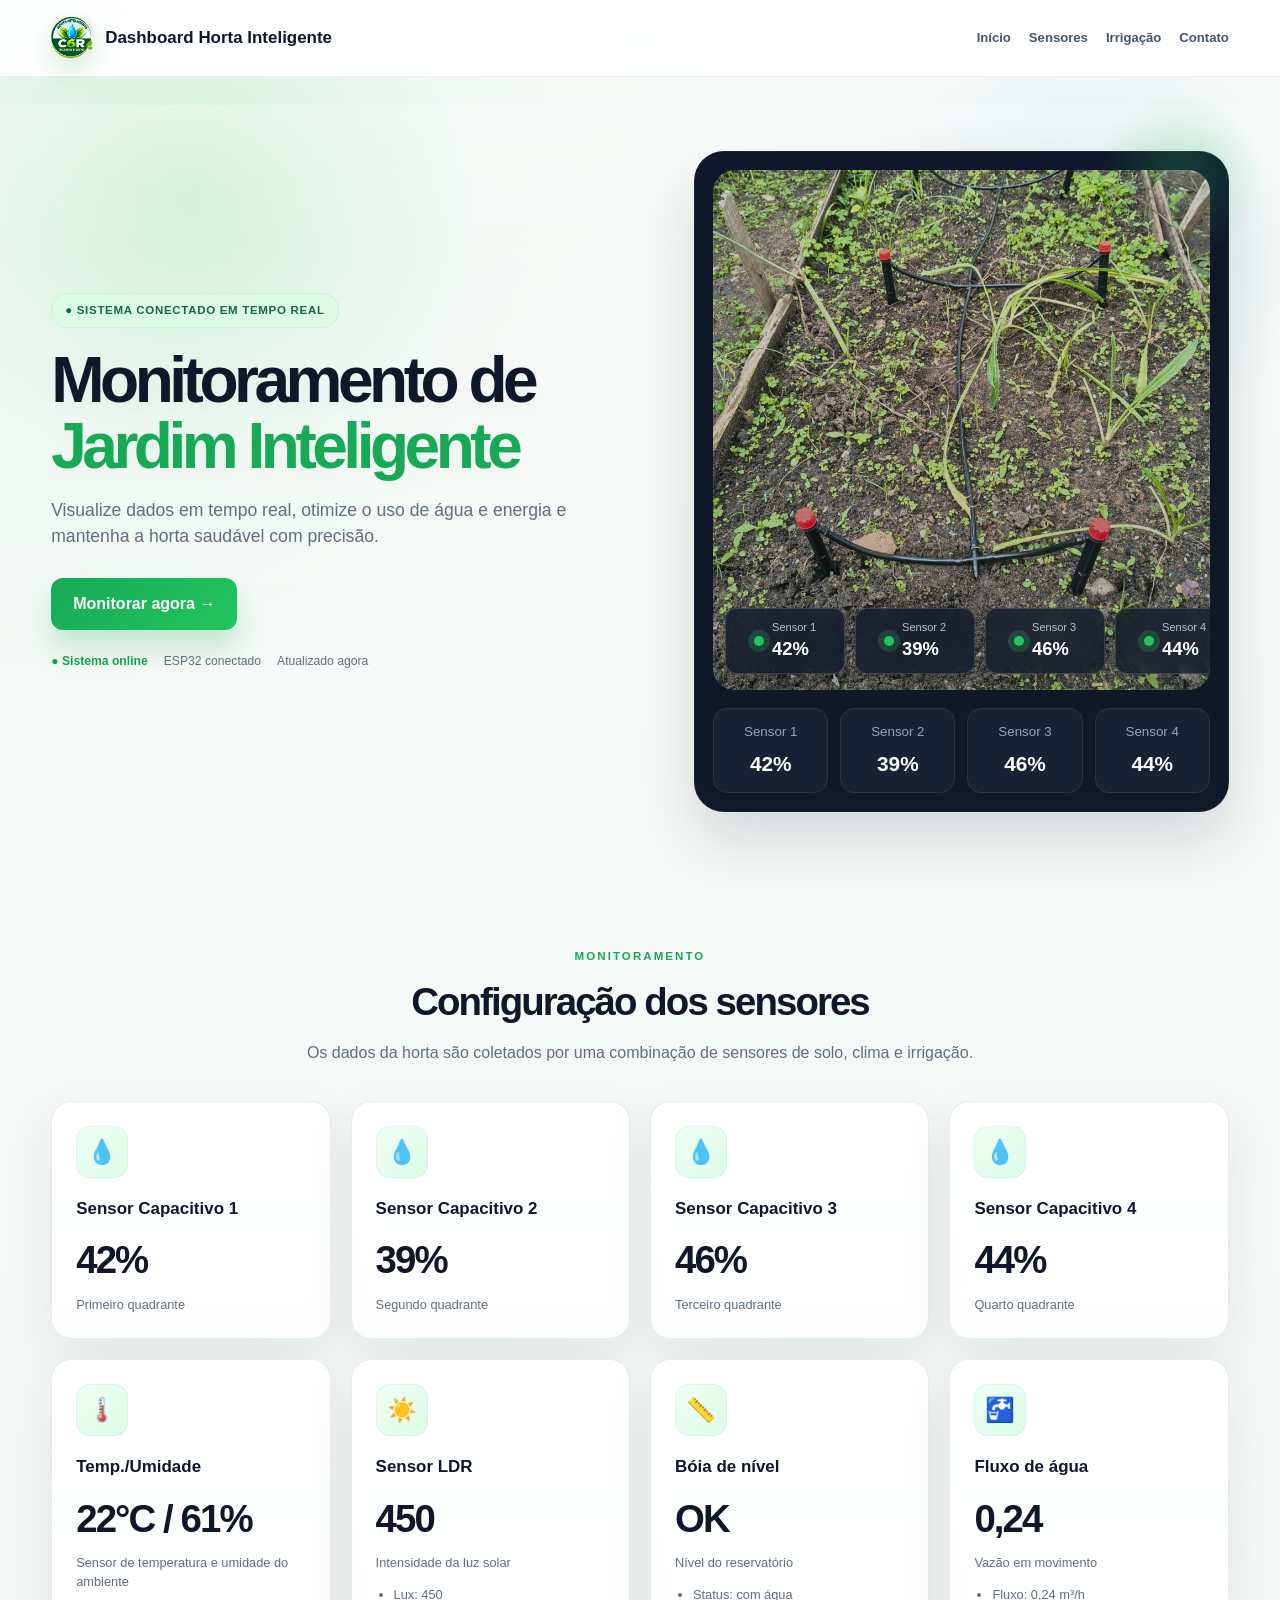
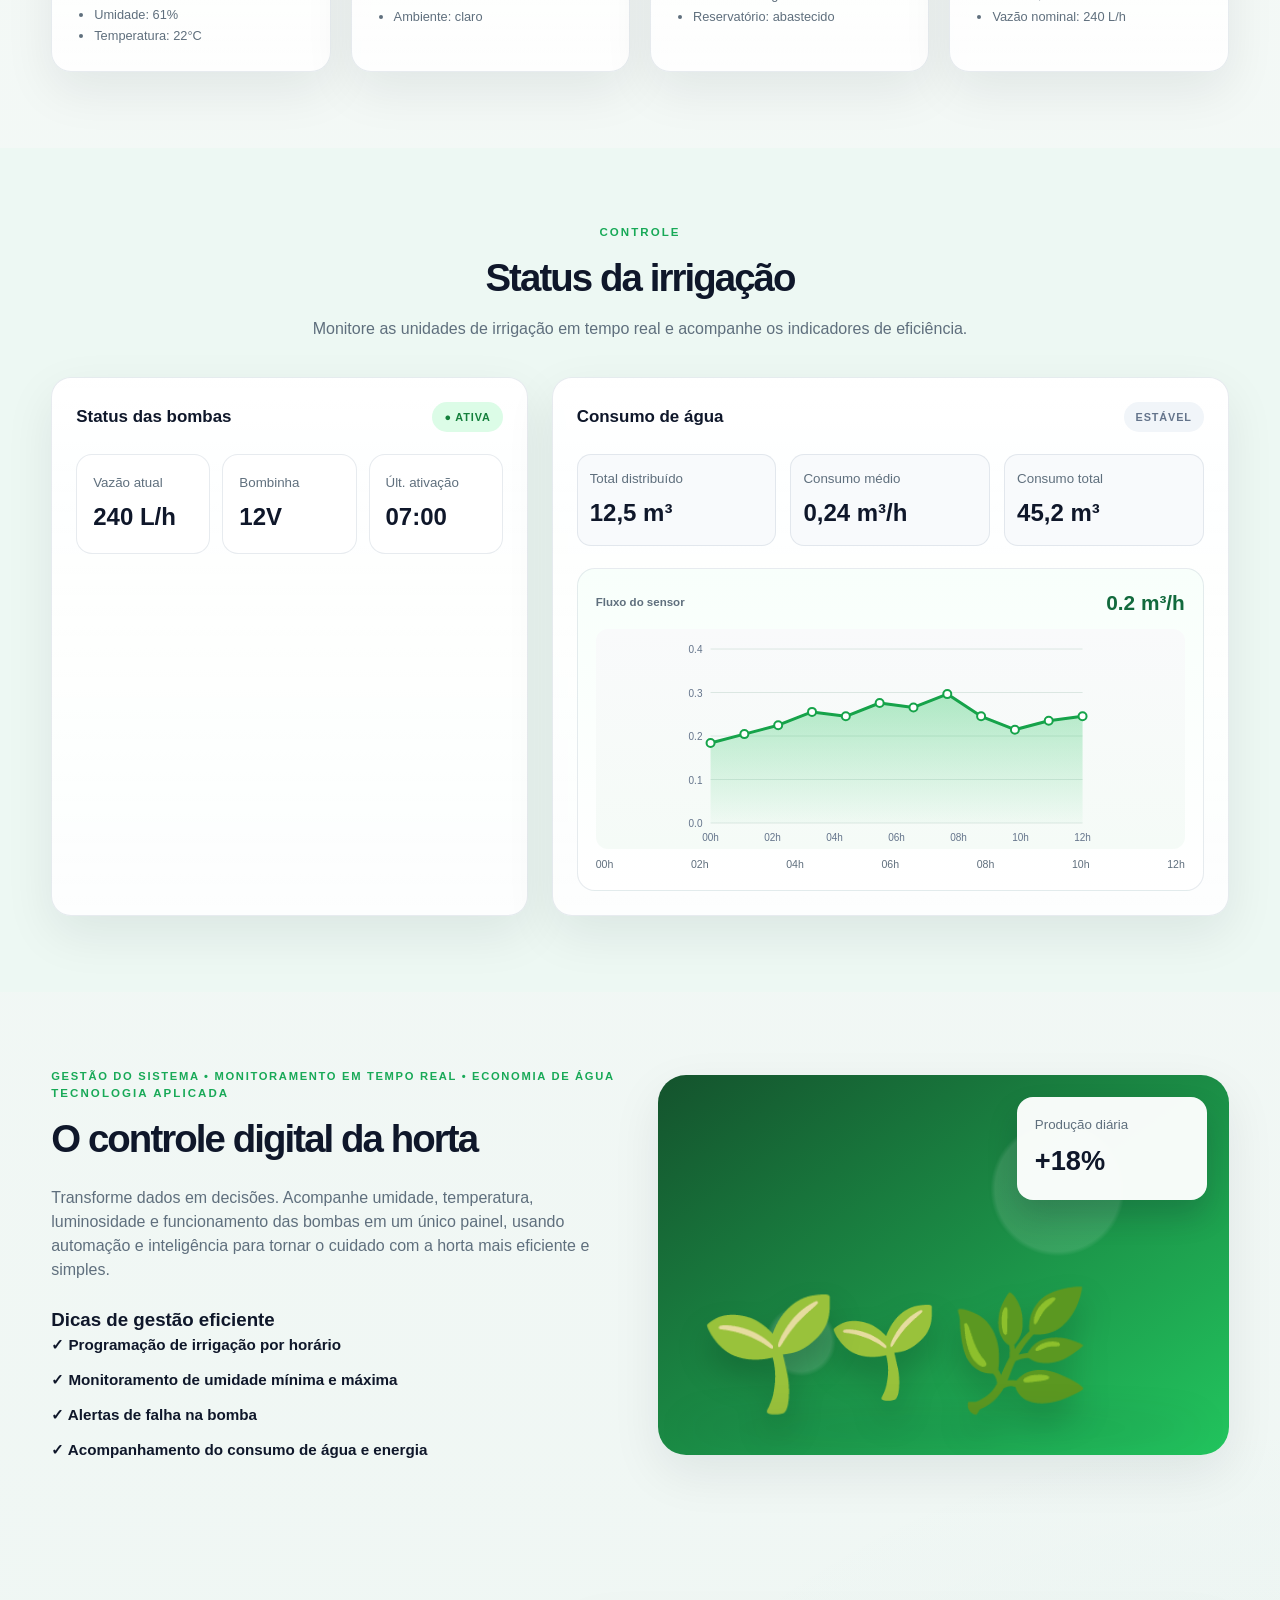
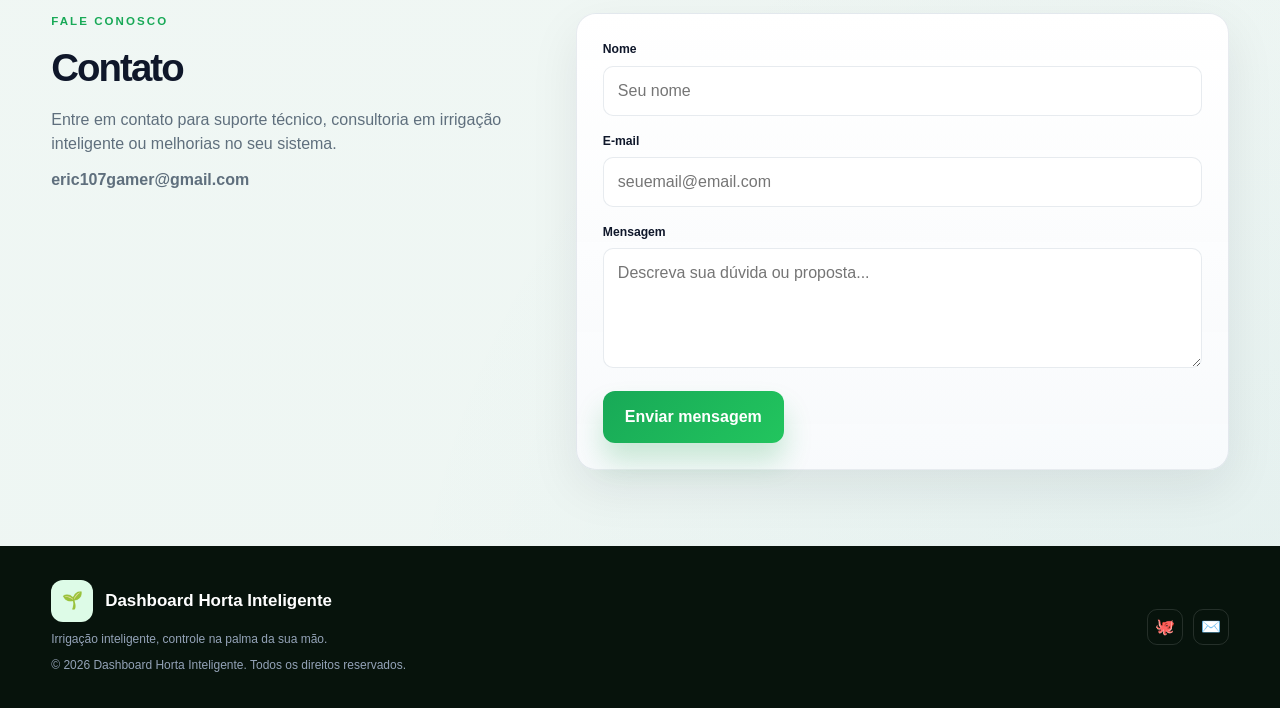
<file: horta.html>
<!DOCTYPE html>
<html lang="pt-BR">
  <head>
    <meta charset="UTF-8" />
    <meta name="viewport" content="width=device-width, initial-scale=1.0" />
    <title>Dashboard Horta Inteligente</title>
    <style>
      :root {
        --green: #18a957;
        --green-dark: #126a3d;
        --green-soft: #ddfbe7;
        --green-glow: rgba(24, 169, 87, 0.2);
        --bg: #f5faf7;
        --bg-strong: #edf8f3;
        --card: rgba(255, 255, 255, 0.88);
        --text: #0f172a;
        --muted: #5f6f7d;
        --border: rgba(148, 163, 184, 0.22);
        --shadow: 0 18px 50px rgba(15, 23, 42, 0.08);
        --shadow-strong: 0 28px 60px rgba(15, 23, 42, 0.14);
      }

      * {
        box-sizing: border-box;
        margin: 0;
        padding: 0;
      }

      html {
        scroll-behavior: smooth;
      }

      body {
        font-family: Inter, "Segoe UI", Arial, sans-serif;
        background:
          radial-gradient(circle at top left, rgba(34, 197, 94, 0.06), transparent 18%),
          radial-gradient(circle at bottom right, rgba(14, 116, 144, 0.05), transparent 22%),
          linear-gradient(180deg, #f7faf8 0%, #eef6f3 100%);
        color: var(--text);
        line-height: 1.5;
      }

      a {
        text-decoration: none;
        color: inherit;
      }

      img {
        display: block;
        max-width: 100%;
      }

      button,
      input,
      textarea {
        font: inherit;
      }

      .container {
        width: min(1180px, 92%);
        margin: 0 auto;
      }

      header {
        position: sticky;
        top: 0;
        z-index: 30;
        backdrop-filter: blur(18px);
        background: rgba(255, 255, 255, 0.9);
        border-bottom: 1px solid rgba(148, 163, 184, 0.18);
      }

      .nav {
        height: 76px;
        display: flex;
        align-items: center;
        justify-content: space-between;
        gap: 24px;
      }

      .logo {
        display: inline-flex;
        align-items: center;
        gap: 12px;
        font-weight: 800;
        font-size: 1.06rem;
        white-space: nowrap;
      }

      .logo-img {
        width: 42px;
        height: 42px;
        border-radius: 12px;
        object-fit: cover;
        box-shadow: 0 10px 25px rgba(22, 163, 74, 0.18);
      }

      .logo-icon {
        width: 42px;
        height: 42px;
        display: grid;
        place-items: center;
        border-radius: 12px;
        background: var(--green-soft);
      }

      nav {
        display: flex;
        align-items: center;
        gap: 18px;
      }

      nav a {
        color: #475569;
        font-size: 0.82rem;
        font-weight: 700;
        transition: color 0.2s ease;
      }

      nav a:hover {
        color: var(--green);
      }

      .menu {
        display: none;
        border: 1px solid var(--border);
        background: #fff;
        border-radius: 10px;
        width: 42px;
        height: 42px;
        font-size: 1.25rem;
        cursor: pointer;
      }

      .hero {
        position: relative;
        padding: 74px 0 60px;
        background:
          radial-gradient(circle at 15% 15%, rgba(34, 197, 94, 0.14), transparent 22%),
          radial-gradient(circle at 85% 20%, rgba(2, 132, 199, 0.1), transparent 18%);
      }

      .hero::before {
        content: "";
        position: absolute;
        inset: 28px 0 auto 0;
        height: 160px;
        background: linear-gradient(180deg, rgba(255, 255, 255, 0.22), transparent);
        pointer-events: none;
      }

      .hero-grid {
        position: relative;
        display: grid;
        grid-template-columns: 1.05fr 0.95fr;
        align-items: center;
        gap: 52px;
      }

      .pill {
        display: inline-flex;
        align-items: center;
        gap: 8px;
        padding: 9px 14px;
        border-radius: 999px;
        background: rgba(221, 251, 231, 0.9);
        color: var(--green-dark);
        font-size: 0.72rem;
        font-weight: 800;
        letter-spacing: 0.06em;
        text-transform: uppercase;
        margin-bottom: 20px;
        box-shadow: inset 0 0 0 1px rgba(22, 163, 74, 0.1);
      }

      h1 {
        font-size: clamp(2.7rem, 5vw, 4.5rem);
        line-height: 1.02;
        letter-spacing: -0.07em;
        margin-bottom: 18px;
        text-shadow: 0 8px 18px rgba(15, 23, 42, 0.03);
      }

      .hero h1 span {
        color: var(--green);
      }

      .hero p {
        max-width: 620px;
        font-size: 1.1rem;
        color: var(--muted);
        margin-bottom: 28px;
      }

      .btn {
        display: inline-block;
        border: none;
        border-radius: 12px;
        padding: 14px 22px;
        background: linear-gradient(135deg, var(--green) 0%, #22c55e 100%);
        color: #fff;
        font-weight: 800;
        cursor: pointer;
        box-shadow: 0 18px 28px rgba(22, 163, 74, 0.22);
        transition: transform 0.22s ease, box-shadow 0.22s ease, filter 0.22s ease;
      }

      .btn:hover {
        transform: translateY(-2px) scale(1.01);
        box-shadow: 0 22px 35px rgba(22, 163, 74, 0.3);
        filter: brightness(1.02);
      }

      .online {
        display: flex;
        flex-wrap: wrap;
        gap: 16px;
        margin-top: 22px;
        font-size: 0.76rem;
        color: var(--muted);
      }

      .online strong {
        color: #16a34a;
      }

      .hero-visual {
        position: relative;
        background: linear-gradient(180deg, #0f172a 0%, #111827 100%);
        border-radius: 30px;
        padding: 18px;
        box-shadow: var(--shadow-strong);
        border: 1px solid rgba(255, 255, 255, 0.05);
        animation: floatCard 6s ease-in-out infinite;
      }

      .hero-visual::before {
        content: "";
        position: absolute;
        inset: -10% -8% auto auto;
        width: 180px;
        height: 180px;
        border-radius: 50%;
        background: radial-gradient(circle, rgba(34, 197, 94, 0.24), transparent 65%);
        pointer-events: none;
      }

      .photo-scene {
        position: relative;
        min-height: 520px;
        border-radius: 22px;
        overflow: hidden;
        background:
          linear-gradient(rgba(7, 30, 19, 0.18), rgba(7, 30, 19, 0.28)),
          url("imagens/foto perto.jpeg") center/cover no-repeat;
        box-shadow: inset 0 0 0 1px rgba(255, 255, 255, 0.04);
      }

      .sensor-overlay {
        position: absolute;
        left: 0;
        right: 0;
        bottom: 16px;
        display: grid;
        grid-template-columns: repeat(4, minmax(120px, 1fr));
        gap: 10px;
        padding: 0 12px;
      }

      .sensor-tag {
        display: flex;
        align-items: center;
        justify-content: center;
        gap: 8px;
        min-height: 60px;
        padding: 10px 8px;
        border-radius: 12px;
        background: rgba(15, 23, 42, 0.78);
        border: 1px solid rgba(255, 255, 255, 0.14);
        backdrop-filter: blur(10px);
        color: #e2e8f0;
        box-shadow: 0 12px 22px rgba(0, 0, 0, 0.18);
        transition: transform 0.25s ease, border-color 0.25s ease;
      }

      .sensor-tag:hover {
        transform: translateY(-2px);
        border-color: rgba(34, 197, 94, 0.6);
      }

      .sensor-tag strong {
        display: block;
        color: #fff;
        font-size: 1.15rem;
      }

      .sensor-tag small {
        display: block;
        opacity: 0.8;
        font-size: 0.69rem;
      }

      .sensor-dot {
        width: 10px;
        height: 10px;
        border-radius: 50%;
        background: #22c55e;
        box-shadow: 0 0 0 6px rgba(34, 197, 94, 0.22);
      }

      .sensor-summary {
        display: grid;
        grid-template-columns: repeat(4, 1fr);
        gap: 12px;
        margin-top: 18px;
      }

      .summary-box {
        background: #172235;
        border: 1px solid #26344a;
        border-radius: 14px;
        padding: 13px 10px;
        text-align: center;
      }

      .summary-box small {
        display: block;
        color: #94a3b8;
        margin-bottom: 6px;
      }

      .summary-box b {
        color: #fff;
        font-size: 1.3rem;
      }

      section {
        padding: 76px 0;
      }

      .section-head {
        text-align: center;
        margin-bottom: 36px;
      }

      .eyebrow {
        color: var(--green);
        font-size: 0.72rem;
        font-weight: 900;
        letter-spacing: 0.18em;
        text-transform: uppercase;
      }

      h2 {
        margin-top: 8px;
        margin-bottom: 10px;
        font-size: clamp(2rem, 3vw, 2.6rem);
        letter-spacing: -0.05em;
      }

      .section-head p {
        color: var(--muted);
      }

      .sensor-grid {
        display: grid;
        gap: 20px;
        grid-template-columns: repeat(4, minmax(0, 1fr));
      }

      .card {
        background: linear-gradient(180deg, rgba(255, 255, 255, 0.96), rgba(255, 255, 255, 0.86));
        border: 1px solid var(--border);
        border-radius: 20px;
        padding: 24px;
        box-shadow: var(--shadow);
        transition: transform 0.25s ease, box-shadow 0.25s ease, border-color 0.25s ease;
      }

      .card:hover {
        transform: translateY(-5px);
        box-shadow: 0 26px 50px rgba(15, 23, 42, 0.1);
        border-color: rgba(22, 163, 74, 0.25);
      }

      .icon {
        width: 52px;
        height: 52px;
        display: grid;
        place-items: center;
        border-radius: 14px;
        background: linear-gradient(135deg, #effef4 0%, #dcfce7 100%);
        font-size: 1.5rem;
        margin-bottom: 18px;
        box-shadow: inset 0 0 0 1px rgba(22, 163, 74, 0.08);
      }

      .card h3 {
        font-size: 1.06rem;
      }

      .value {
        margin: 10px 0 6px;
        font-size: clamp(1.9rem, 3vw, 2.5rem);
        font-weight: 900;
        letter-spacing: -0.05em;
      }

      .card p,
      .card li {
        color: var(--muted);
        font-size: 0.8rem;
      }

      .card ul {
        margin-top: 12px;
        padding-left: 18px;
        line-height: 1.7;
      }

      .irrigation {
        background: var(--bg-strong);
      }

      .irrigation-grid {
        display: grid;
        grid-template-columns: 0.95fr 1.35fr;
        gap: 24px;
      }

      .panel-top {
        display: flex;
        justify-content: space-between;
        align-items: center;
        margin-bottom: 22px;
      }

      .status {
        display: inline-flex;
        align-items: center;
        gap: 8px;
        padding: 7px 12px;
        border-radius: 999px;
        font-size: 0.68rem;
        font-weight: 800;
        letter-spacing: 0.08em;
        text-transform: uppercase;
      }

      .on {
        background: #dcfce7;
        color: #15803d;
      }

      .off {
        background: #f1f5f9;
        color: #64748b;
      }

      .metrics {
        display: grid;
        grid-template-columns: repeat(3, minmax(0, 1fr));
        gap: 12px;
        margin-top: 18px;
      }

      .metric {
        background: #fff;
        border: 1px solid var(--border);
        border-radius: 16px;
        padding: 18px 16px;
      }

      .metric small {
        display: block;
        color: var(--muted);
        margin-bottom: 6px;
      }

      .metric strong {
        font-size: 1.5rem;
      }

      .water {
        display: grid;
        grid-template-columns: repeat(3, minmax(0, 1fr));
        gap: 14px;
        margin-top: 18px;
      }

      .water > div {
        background: #f8fafc;
        border: 1px solid var(--border);
        border-radius: 14px;
        padding: 14px 12px;
      }

      .water small {
        display: block;
        color: var(--muted);
        margin-bottom: 6px;
      }

      .water strong {
        display: block;
        font-size: 1.5rem;
      }

      .flow-chart {
        margin-top: 22px;
        padding: 18px;
        border: 1px solid var(--border);
        border-radius: 18px;
        background: linear-gradient(180deg, #f8fffb 0%, #ffffff 100%);
      }

      .chart-header {
        display: flex;
        justify-content: space-between;
        align-items: center;
        gap: 12px;
        margin-bottom: 10px;
        color: var(--muted);
        font-size: 0.72rem;
        font-weight: 700;
      }

      .chart-header strong {
        color: var(--green-dark);
        font-size: 1.3rem;
      }

      #waterFlowChart {
        display: block;
        width: 100%;
        height: 220px;
        border-radius: 12px;
        background: linear-gradient(180deg, #f9fafb 0%, #f5fbf7 100%);
      }

      .chart-legend {
        display: flex;
        justify-content: space-between;
        margin-top: 8px;
        color: var(--muted);
        font-size: 0.66rem;
      }

      .management {
        display: grid;
        grid-template-columns: 1fr 1fr;
        gap: 36px;
        align-items: center;
      }

      .stripe {
        color: var(--green);
        font-size: 0.7rem;
        font-weight: 900;
        letter-spacing: 0.15em;
        text-transform: uppercase;
      }

      .management p {
        margin: 18px 0 24px;
        color: var(--muted);
      }

      .tips {
        display: grid;
        gap: 12px;
      }

      .tip {
        display: flex;
        align-items: center;
        gap: 10px;
        font-size: 0.95rem;
        font-weight: 700;
      }

      .garden {
        position: relative;
        min-height: 380px;
        border-radius: 28px;
        overflow: hidden;
        background: linear-gradient(145deg, #14532d 0%, #22c55e 100%);
        box-shadow: var(--shadow);
        animation: floatCard 7s ease-in-out infinite;
      }

      .garden::before {
        content: "";
        position: absolute;
        inset: 0;
        background:
          radial-gradient(circle at 25% 70%, rgba(255, 255, 255, 0.14) 0 6%, transparent 7%),
          radial-gradient(circle at 70% 30%, rgba(255, 255, 255, 0.12) 0 13%, transparent 14%);
      }

      .garden::after {
        content: "";
        position: absolute;
        inset: auto 22px 18px 22px;
        height: 18px;
        border-radius: 50%;
        background: rgba(15, 23, 42, 0.12);
        filter: blur(18px);
      }

      .plant {
        position: absolute;
        bottom: 18px;
        left: 42px;
        font-size: 7rem;
        filter: drop-shadow(0 18px 16px rgba(0, 0, 0, 0.18));
        animation: sway 5s ease-in-out infinite;
      }

      .plant:nth-child(2) {
        left: 170px;
        bottom: 36px;
        font-size: 5.6rem;
        animation-delay: 0.6s;
      }

      .plant:nth-child(3) {
        left: 290px;
        font-size: 7.2rem;
        animation-delay: 1.1s;
      }

      .floating {
        position: absolute;
        top: 22px;
        right: 22px;
        width: 190px;
        padding: 18px;
        border-radius: 16px;
        background: rgba(255, 255, 255, 0.96);
        box-shadow: 0 16px 30px rgba(15, 23, 42, 0.2);
        animation: pulseGlow 3.2s ease-in-out infinite;
      }

      .floating small {
        display: block;
        color: var(--muted);
        margin-bottom: 6px;
      }

      .floating b {
        font-size: 1.7rem;
      }

      .contact {
        display: grid;
        grid-template-columns: 0.85fr 1.15fr;
        gap: 42px;
        align-items: start;
      }

      .contact p {
        margin-top: 12px;
        color: var(--muted);
      }

      form {
        background: linear-gradient(180deg, rgba(255, 255, 255, 0.98), rgba(248, 250, 252, 0.96));
        border: 1px solid var(--border);
        border-radius: 20px;
        padding: 26px;
        box-shadow: var(--shadow);
        transition: transform 0.25s ease, box-shadow 0.25s ease;
      }

      form:hover {
        transform: translateY(-2px);
        box-shadow: 0 26px 50px rgba(15, 23, 42, 0.08);
      }

      label {
        display: block;
        font-size: 0.76rem;
        font-weight: 800;
        margin-bottom: 7px;
      }

      input,
      textarea {
        width: 100%;
        padding: 12px 14px;
        margin-bottom: 16px;
        border: 1px solid var(--border);
        border-radius: 10px;
        outline: none;
        background: #fff;
      }

      input:focus,
      textarea:focus {
        border-color: var(--green);
      }

      textarea {
        min-height: 120px;
        resize: vertical;
      }

      footer {
        background: #07130c;
        color: #d7e7df;
        padding: 34px 0;
      }

      .footer-grid {
        display: flex;
        justify-content: space-between;
        align-items: center;
        gap: 28px;
      }

      footer .logo {
        color: #fff;
      }

      footer p {
        margin-top: 8px;
        color: #94a3b8;
        font-size: 0.75rem;
      }

      .social {
        display: flex;
        gap: 10px;
      }

      .social a {
        width: 36px;
        height: 36px;
        display: grid;
        place-items: center;
        border: 1px solid rgba(255, 255, 255, 0.12);
        border-radius: 10px;
        transition: transform 0.2s ease, border-color 0.2s ease;
      }

      .social a:hover {
        transform: translateY(-2px);
        border-color: rgba(34, 197, 94, 0.6);
      }

      @keyframes floatCard {
        0%, 100% { transform: translateY(0); }
        50% { transform: translateY(-8px); }
      }

      @keyframes pulseGlow {
        0%, 100% { box-shadow: 0 16px 30px rgba(15, 23, 42, 0.2); }
        50% { box-shadow: 0 20px 36px rgba(34, 197, 94, 0.22); }
      }

      @keyframes sway {
        0%, 100% { transform: rotate(-2deg) translateY(0); }
        50% { transform: rotate(2deg) translateY(-8px); }
      }

      .reveal {
        opacity: 0;
        transform: translateY(26px);
        transition: opacity 0.7s ease, transform 0.7s ease;
      }

      .reveal.visible {
        opacity: 1;
        transform: translateY(0);
      }

      @media (max-width: 900px) {
        nav {
          position: absolute;
          top: 76px;
          left: 0;
          right: 0;
          display: none;
          flex-direction: column;
          padding: 22px 20px 26px;
          background: rgba(255, 255, 255, 0.98);
          border-bottom: 1px solid var(--border);
        }

        nav.show {
          display: flex;
        }

        .menu {
          display: inline-grid;
          place-items: center;
        }

        .hero-grid,
        .management,
        .contact,
        .irrigation-grid {
          grid-template-columns: 1fr;
        }

        .sensor-grid {
          grid-template-columns: 1fr;
        }

        .metrics,
        .water {
          grid-template-columns: 1fr;
        }

        .footer-grid {
          flex-direction: column;
          align-items: flex-start;
        }

        .photo-scene {
          min-height: 420px;
        }

        .sensor-overlay {
          grid-template-columns: repeat(2, minmax(120px, 1fr));
          bottom: 12px;
          gap: 8px;
          padding: 0 10px;
        }

        .sensor-tag {
          min-height: 54px;
          padding: 8px 10px;
        }

        .sensor-tag strong {
          font-size: 1rem;
        }
      }
    </style>
  </head>
  <body>
    <header>
      <div class="container nav">
        <a class="logo" href="#inicio" aria-label="Ir para o início">
          <img class="logo-img" src="imagens/logo.jpeg" alt="Logo da Horta Inteligente" />
          <span>Dashboard Horta Inteligente</span>
        </a>

        <button class="menu" type="button" aria-label="Abrir menu">☰</button>

        <nav id="mainNav">
          <a href="#inicio">Início</a>
          <a href="#sensores">Sensores</a>
          <a href="#irrigacao">Irrigação</a>
          <a href="#contato">Contato</a>
        </nav>
      </div>
    </header>

    <main>
      <section class="hero reveal" id="inicio">
        <div class="container hero-grid">
          <div>
            <div class="pill">● Sistema conectado em tempo real</div>
            <h1>Monitoramento de <span>Jardim Inteligente</span></h1>
            <p>Visualize dados em tempo real, otimize o uso de água e energia e mantenha a horta saudável com precisão.</p>
            <button class="btn" type="button" onclick="document.getElementById('sensores').scrollIntoView({ behavior: 'smooth' })">Monitorar agora →</button>
            <div class="online">
              <strong>● Sistema online</strong>
              <span>ESP32 conectado</span>
              <span>Atualizado agora</span>
            </div>
          </div>

          <div class="hero-visual" aria-label="Visualização da horta inteligente">
            <div class="photo-scene">
              <div class="sensor-overlay">
                <div class="sensor-tag">
                  <span class="sensor-dot"></span>
                  <div>
                    <small>Sensor 1</small>
                    <strong>42%</strong>
                  </div>
                </div>
                <div class="sensor-tag">
                  <span class="sensor-dot"></span>
                  <div>
                    <small>Sensor 2</small>
                    <strong>39%</strong>
                  </div>
                </div>
                <div class="sensor-tag">
                  <span class="sensor-dot"></span>
                  <div>
                    <small>Sensor 3</small>
                    <strong>46%</strong>
                  </div>
                </div>
                <div class="sensor-tag">
                  <span class="sensor-dot"></span>
                  <div>
                    <small>Sensor 4</small>
                    <strong>44%</strong>
                  </div>
                </div>
              </div>
            </div>

            <div class="sensor-summary">
              <div class="summary-box"><small>Sensor 1</small><b>42%</b></div>
              <div class="summary-box"><small>Sensor 2</small><b>39%</b></div>
              <div class="summary-box"><small>Sensor 3</small><b>46%</b></div>
              <div class="summary-box"><small>Sensor 4</small><b>44%</b></div>
            </div>
          </div>
        </div>
      </section>

      <section id="sensores" class="reveal">
        <div class="container">
          <div class="section-head reveal">
            <div class="eyebrow">Monitoramento</div>
            <h2>Configuração dos sensores</h2>
            <p>Os dados da horta são coletados por uma combinação de sensores de solo, clima e irrigação.</p>
          </div>

          <div class="sensor-grid" id="sensorGrid" aria-live="polite"></div>
        </div>
      </section>

      <section class="irrigation reveal" id="irrigacao">
        <div class="container">
          <div class="section-head reveal">
            <div class="eyebrow">Controle</div>
            <h2>Status da irrigação</h2>
            <p>Monitore as unidades de irrigação em tempo real e acompanhe os indicadores de eficiência.</p>
          </div>

          <div class="irrigation-grid">
            <article class="card">
              <div class="panel-top">
                <h3>Status das bombas</h3>
                <span class="status on">● ativa</span>
              </div>

              <div class="metrics">
                <div class="metric">
                  <small>Vazão atual</small>
                  <strong>240 L/h</strong>
                </div>
                <div class="metric">
                  <small>Bombinha</small>
                  <strong>12V</strong>
                </div>
                <div class="metric">
                  <small>Últ. ativação</small>
                  <strong>07:00</strong>
                </div>
              </div>
            </article>

            <article class="card">
              <div class="panel-top">
                <h3>Consumo de água</h3>
                <span class="status off">Estável</span>
              </div>

              <div class="water">
                <div>
                  <small>Total distribuído</small>
                  <strong>12,5 m³</strong>
                </div>
                <div>
                  <small>Consumo médio</small>
                  <strong>0,24 m³/h</strong>
                </div>
                <div>
                  <small>Consumo total</small>
                  <strong>45,2 m³</strong>
                </div>
              </div>

              <div class="flow-chart">
                <div class="chart-header">
                  <span>Fluxo do sensor</span>
                  <strong id="flowCurrent">0.24 m³/h</strong>
                </div>
                <svg id="waterFlowChart" viewBox="0 0 420 220" aria-label="Gráfico do consumo de água medido pelo sensor de fluxo"></svg>
                <div class="chart-legend">
                  <span>00h</span>
                  <span>02h</span>
                  <span>04h</span>
                  <span>06h</span>
                  <span>08h</span>
                  <span>10h</span>
                  <span>12h</span>
                </div>
              </div>
            </article>
          </div>
        </div>
      </section>

      <section class="reveal">
        <div class="container management">
          <div>
            <div class="stripe">Gestão do sistema • monitoramento em tempo real • economia de água</div>
            <div class="eyebrow">Tecnologia aplicada</div>
            <h2>O controle digital da horta</h2>
            <p>Transforme dados em decisões. Acompanhe umidade, temperatura, luminosidade e funcionamento das bombas em um único painel, usando automação e inteligência para tornar o cuidado com a horta mais eficiente e simples.</p>

            <h3>Dicas de gestão eficiente</h3>
            <div class="tips">
              <div class="tip">✓ Programação de irrigação por horário</div>
              <div class="tip">✓ Monitoramento de umidade mínima e máxima</div>
              <div class="tip">✓ Alertas de falha na bomba</div>
              <div class="tip">✓ Acompanhamento do consumo de água e energia</div>
            </div>
          </div>

          <div class="garden reveal" aria-label="Representação visual da horta inteligente">
            <div class="floating">
              <small>Produção diária</small>
              <b>+18%</b>
            </div>
            <span class="plant">🌱</span>
            <span class="plant">🌿</span>
            <span class="plant">🌱</span>
          </div>
        </div>
      </section>

      <section id="contato" class="reveal">
        <div class="container contact">
          <div>
            <div class="eyebrow">Fale conosco</div>
            <h2>Contato</h2>
            <p>Entre em contato para suporte técnico, consultoria em irrigação inteligente ou melhorias no seu sistema.</p>
            <p><strong>eric107gamer@gmail.com</strong></p>
          </div>

          <form>
            <label for="nome">Nome</label>
            <input id="nome" type="text" placeholder="Seu nome" />

            <label for="email">E-mail</label>
            <input id="email" type="email" placeholder="seuemail@email.com" />

            <label for="mensagem">Mensagem</label>
            <textarea id="mensagem" placeholder="Descreva sua dúvida ou proposta..."></textarea>

            <button class="btn" type="submit">Enviar mensagem</button>
          </form>
        </div>
      </section>
    </main>

    <footer>
      <div class="container footer-grid">
        <div>
          <a class="logo" href="#inicio">
            <span class="logo-icon">🌱</span>
            <span>Dashboard Horta Inteligente</span>
          </a>
          <p>Irrigação inteligente, controle na palma da sua mão.</p>
          <p>© 2026 Dashboard Horta Inteligente. Todos os direitos reservados.</p>
        </div>

        <div class="social" aria-label="Redes sociais">
          <a href="https://github.com/EricDevRJ" target="_blank" rel="noreferrer" aria-label="GitHub">🐙</a>
          <a href="mailto:eric107gamer@gmail.com" aria-label="E-mail">✉️</a>
        </div>
      </div>
    </footer>

    <script>
      const sensors = [
        { icon: '💧', title: 'Sensor Capacitivo 1', value: '42%', description: 'Primeiro quadrante' },
        { icon: '💧', title: 'Sensor Capacitivo 2', value: '39%', description: 'Segundo quadrante' },
        { icon: '💧', title: 'Sensor Capacitivo 3', value: '46%', description: 'Terceiro quadrante' },
        { icon: '💧', title: 'Sensor Capacitivo 4', value: '44%', description: 'Quarto quadrante' },
        { icon: '🌡️', title: 'Temp./Umidade', value: '22°C / 61%', description: 'Sensor de temperatura e umidade do ambiente', details: ['Umidade: 61%', 'Temperatura: 22°C'] },
        { icon: '☀️', title: 'Sensor LDR', value: '450', description: 'Intensidade da luz solar', details: ['Lux: 450', 'Ambiente: claro'] },
        { icon: '📏', title: 'Bóia de nível', value: 'OK', description: 'Nível do reservatório', details: ['Status: com água', 'Reservatório: abastecido'] },
        { icon: '🚰', title: 'Fluxo de água', value: '0,24', description: 'Vazão em movimento', details: ['Fluxo: 0,24 m³/h', 'Vazão nominal: 240 L/h'] }
      ];

      const sensorGrid = document.getElementById('sensorGrid');

      sensorGrid.innerHTML = sensors.map((sensor) => `
        <article class="card">
          <div class="icon">${sensor.icon}</div>
          <h3>${sensor.title}</h3>
          <div class="value">${sensor.value}</div>
          <p>${sensor.description}</p>
          ${sensor.details ? `<ul>${sensor.details.map((item) => `<li>${item}</li>`).join('')}</ul>` : ''}
        </article>
      `).join('');

      const flowData = [0.18, 0.2, 0.22, 0.25, 0.24, 0.27, 0.26, 0.29, 0.24, 0.21, 0.23, 0.24];
      const svg = document.getElementById('waterFlowChart');
      const currentValue = document.getElementById('flowCurrent');

      function renderFlowChart(data) {
        const width = 420;
        const height = 220;
        const padding = { top: 20, right: 18, bottom: 26, left: 30 };
        const minY = 0;
        const maxY = Math.max(...data) * 1.35;
        const innerWidth = width - padding.left - padding.right;
        const innerHeight = height - padding.top - padding.bottom;

        const xFor = (index) => padding.left + (index / (data.length - 1)) * innerWidth;
        const yFor = (value) => height - padding.bottom - ((value - minY) / (maxY - minY)) * innerHeight;

        const points = data.map((value, index) => `${xFor(index)},${yFor(value)}`).join(' ');
        const areaPoints = `${xFor(0)},${height - padding.bottom} ${points} ${xFor(data.length - 1)},${height - padding.bottom}`;

        const gridLines = Array.from({ length: 5 }, (_, i) => {
          const value = (maxY / 4) * i;
          const y = yFor(value);
          return `
            <line x1="${padding.left}" y1="${y}" x2="${width - padding.right}" y2="${y}" stroke="#dbe7e2" stroke-width="1" />
            <text x="8" y="${y + 4}" font-size="10" fill="#64748b">${value.toFixed(1)}</text>
          `;
        }).join('');

        const labels = ['00h', '02h', '04h', '06h', '08h', '10h', '12h'];
        const xLabels = labels.map((label, index) => {
          const x = padding.left + (index / (labels.length - 1)) * innerWidth;
          return `<text x="${x}" y="${height - 8}" text-anchor="middle" font-size="10" fill="#64748b">${label}</text>`;
        }).join('');

        svg.innerHTML = `
          <defs>
            <linearGradient id="flowFill" x1="0" x2="0" y1="0" y2="1">
              <stop offset="0%" stop-color="#22c55e" stop-opacity="0.35" />
              <stop offset="100%" stop-color="#22c55e" stop-opacity="0.03" />
            </linearGradient>
          </defs>
          ${gridLines}
          <polygon points="${areaPoints}" fill="url(#flowFill)" />
          <polyline points="${points}" fill="none" stroke="#16a34a" stroke-width="3" stroke-linecap="round" stroke-linejoin="round" />
          ${data.map((value, index) => `<circle cx="${xFor(index)}" cy="${yFor(value)}" r="4" fill="#ffffff" stroke="#16a34a" stroke-width="2" />`).join('')}
          ${xLabels}
        `;

        const lastValue = data[data.length - 1];
        currentValue.textContent = `${lastValue.toFixed(1)} m³/h`;
      }

      renderFlowChart(flowData);

      const menuButton = document.querySelector('.menu');
      const nav = document.getElementById('mainNav');

      menuButton.addEventListener('click', () => {
        nav.classList.toggle('show');
      });

      const reveals = document.querySelectorAll('.reveal');
      const revealObserver = new IntersectionObserver(
        (entries) => {
          entries.forEach((entry) => {
            if (entry.isIntersecting) {
              entry.target.classList.add('visible');
              revealObserver.unobserve(entry.target);
            }
          });
        },
        { threshold: 0.14 }
      );

      reveals.forEach((element) => revealObserver.observe(element));

      document.querySelector('form').addEventListener('submit', (event) => {
        event.preventDefault();
        alert('Mensagem enviada com sucesso!');
        event.target.reset();
      });
    </script>
  </body>
</html>
</file>
